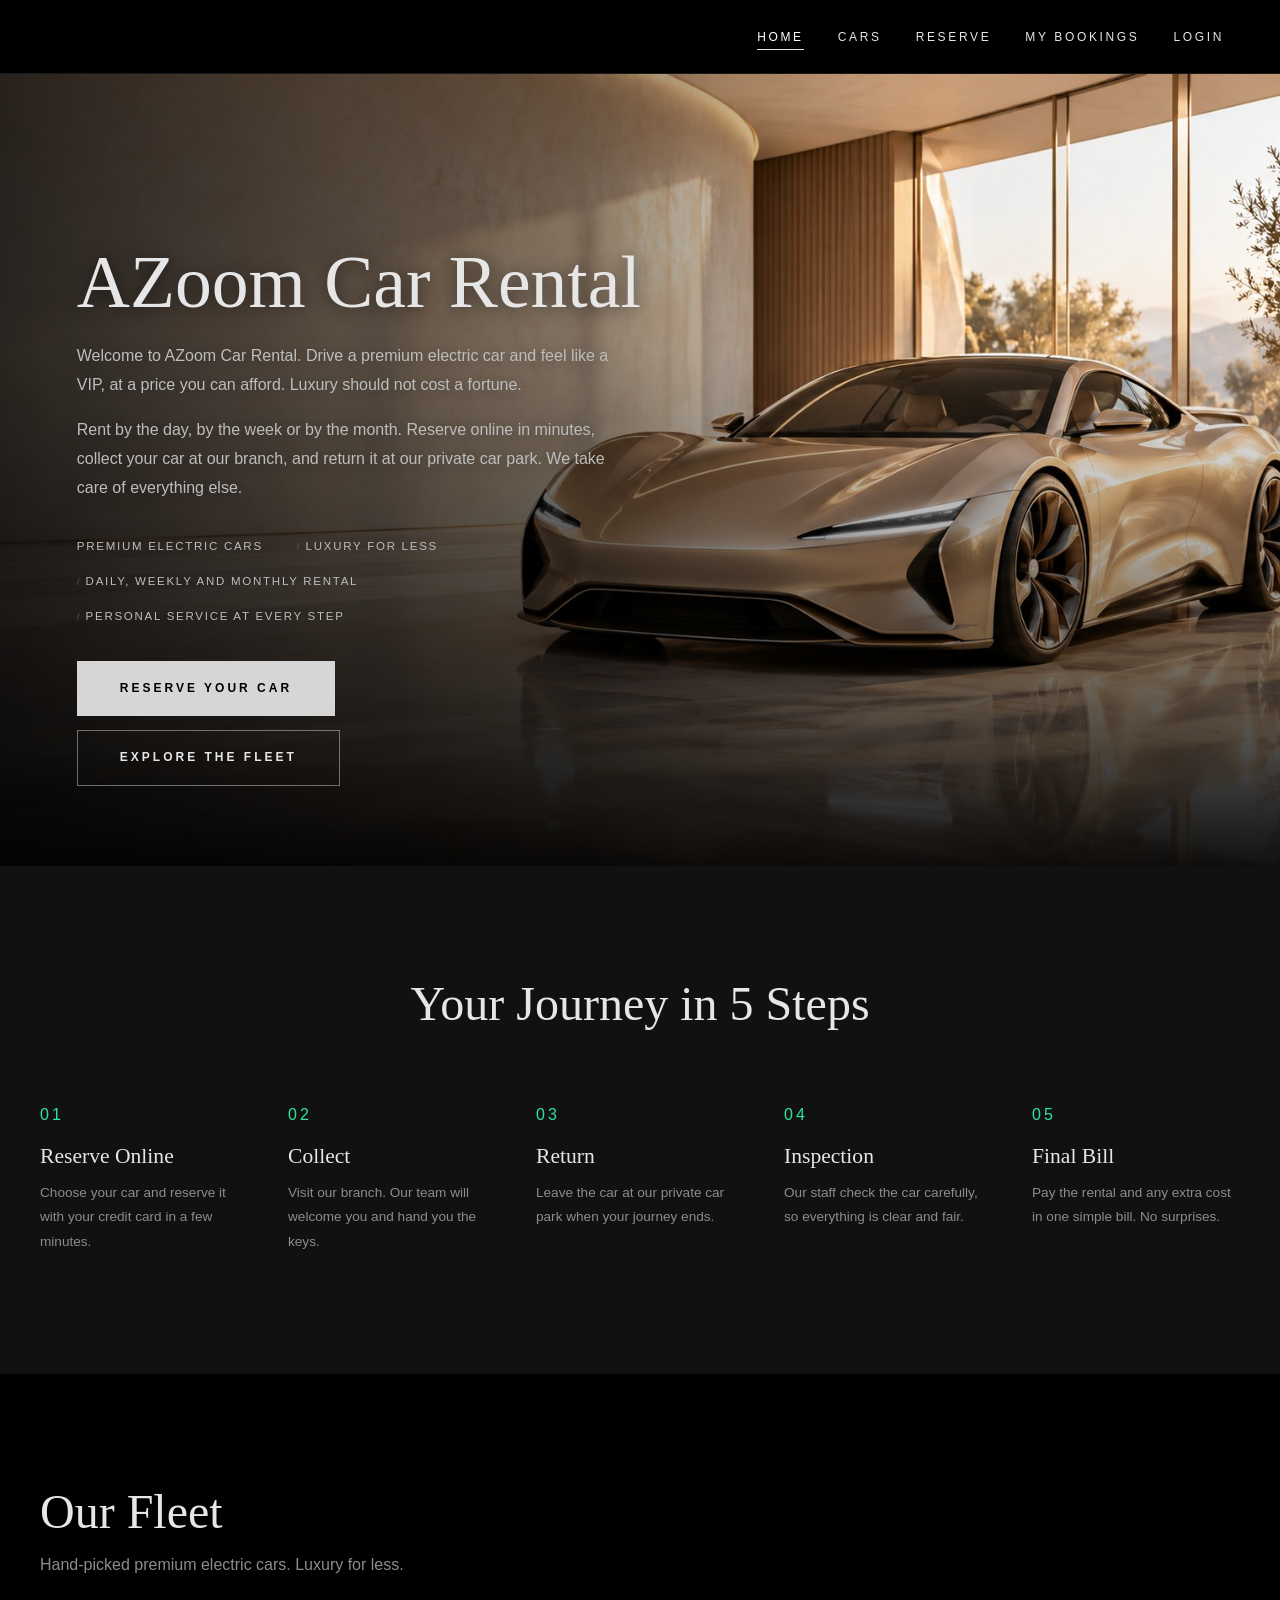
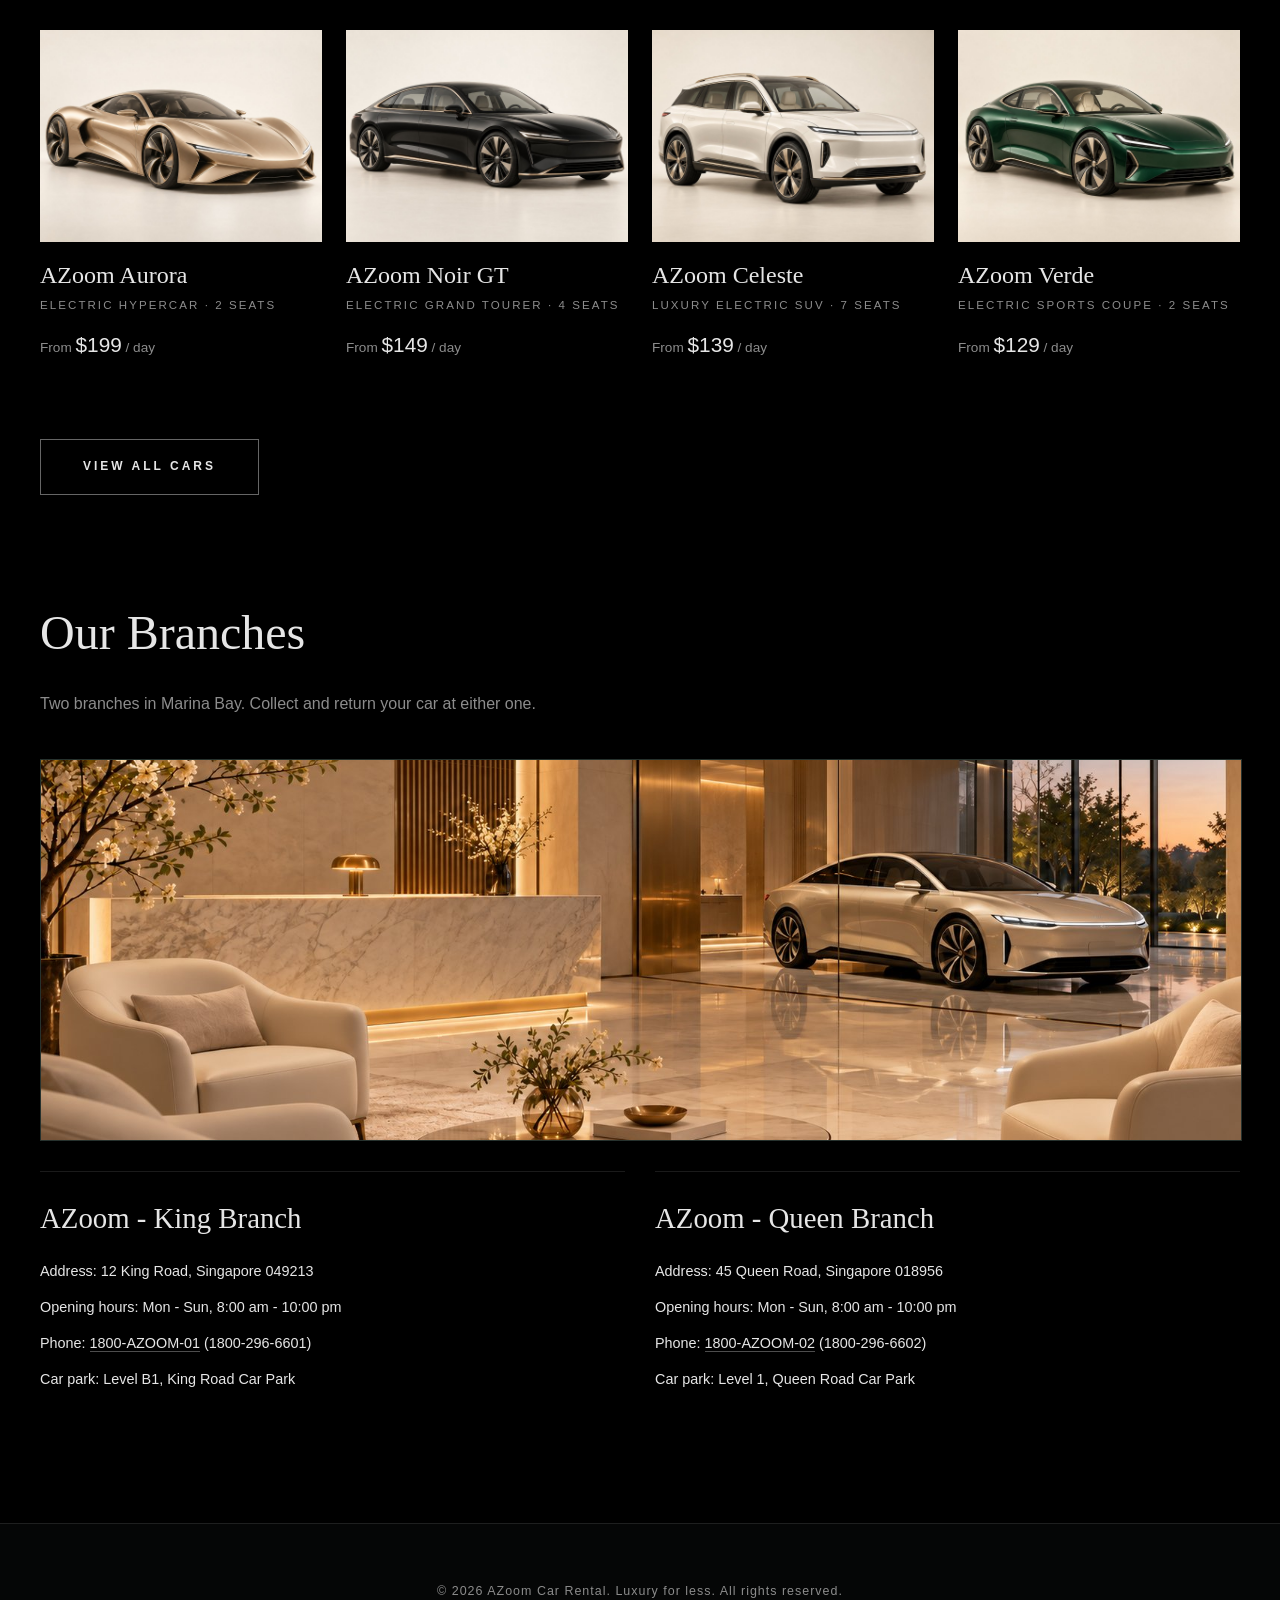
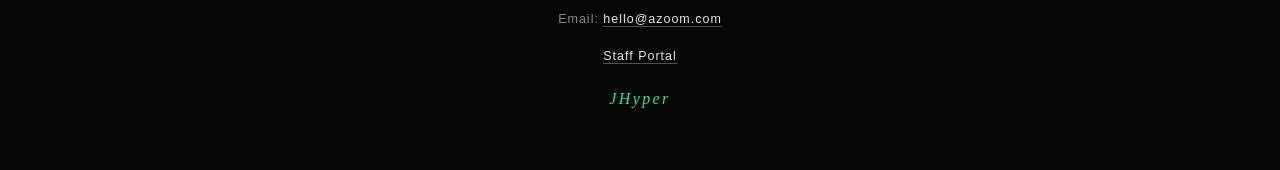
<file: index.html>
<!DOCTYPE html>
<html lang="en">
<head>
  <meta charset="UTF-8">
  <!-- viewport: makes the page scale correctly on mobile -->
  <meta name="viewport" content="width=device-width, initial-scale=1.0">
  <title>AZoom Car Rental</title>
  <!-- link the CSS file -->
  <link rel="stylesheet" href="css/style.css">
</head>
<body>

<header>
  <a href="index.html" class="logo"></a>
<nav>
<ul>
  <li><a href="index.html" class="Home active">Home</a></li>
  <li><a href="cars.html" class="Cars">Cars</a></li>
  <li><a href="reserve.html" class="Reserve">Reserve</a></li> 
  <li><a href="bookings.html" class="MyBookings">My Bookings</a></li> 
  <li><a href="login.html" class="Login">Login</a> </li>
</ul>
</nav>
</header>

  <main>
<section class="hero">
<h1>AZoom Car Rental</h1>
  <p>Welcome to AZoom Car Rental. Drive a premium electric car and feel like a VIP,
     at a price you can afford. Luxury should not cost a fortune.</p>
  <p>Rent by the day, by the week or by the month. Reserve online in minutes,
     collect your car at our branch, and return it at our private car park.
     We take care of everything else.</p>
  <ul class="hero-points">
    <li>Premium electric cars</li>
    <li>Luxury for less</li>
    <li>Daily, weekly and monthly rental</li>
    <li>Personal service at every step</li>
  </ul>
  <a href="reserve.html" class="btn">Reserve Your Car</a>
  <a href="cars.html" class="ViewCars">Explore the Fleet</a>
</section>

<section class="how-it-works">
  <h2 class="how-title">Your Journey in 5 Steps</h2>
  <ol class="steps">
    <li class="step">
      <span class="step-number">1</span>
      <h3 class="step-name">Reserve Online</h3>
      <p class="step-text">Choose your car and reserve it with your credit card in a few minutes.</p>
    </li>
    <li class="step">
      <span class="step-number">2</span>
      <h3 class="step-name">Collect</h3>
      <p class="step-text">Visit our branch. Our team will welcome you and hand you the keys.</p>
    </li>
    <li class="step">
      <span class="step-number">3</span>
      <h3 class="step-name">Return</h3>
      <p class="step-text">Leave the car at our private car park when your journey ends.</p>
    </li>
    <li class="step">
      <span class="step-number">4</span>
      <h3 class="step-name">Inspection</h3>
      <p class="step-text">Our staff check the car carefully, so everything is clear and fair.</p>
    </li>
    <li class="step">
      <span class="step-number">5</span>
      <h3 class="step-name">Final Bill</h3>
      <p class="step-text">Pay the rental and any extra cost in one simple bill. No surprises.</p>
    </li>
  </ol>
</section>

<section class="fleet">
  <h2 class="fleet-title">Our Fleet</h2>
  <p class="fleet-intro">Hand-picked premium electric cars. Luxury for less.</p>
  <div class="fleet-list">
    <div class="fleet-card">
      <img src="images/car-1.jpg" alt="AZoom Aurora, a champagne gold electric hypercar" class="fleet-img">
      <h3 class="fleet-name">AZoom Aurora</h3>
      <p class="fleet-type">Electric Hypercar · 2 seats</p>
      <p class="fleet-price">From <span class="price">$199</span> / day</p>
    </div>
    <div class="fleet-card">
      <img src="images/car-2.jpg" alt="AZoom Noir GT, a black electric grand tourer sedan" class="fleet-img">
      <h3 class="fleet-name">AZoom Noir GT</h3>
      <p class="fleet-type">Electric Grand Tourer · 4 seats</p>
      <p class="fleet-price">From <span class="price">$149</span> / day</p>
    </div>
    <div class="fleet-card">
      <img src="images/car-3.jpg" alt="AZoom Celeste, a pearl white luxury electric SUV" class="fleet-img">
      <h3 class="fleet-name">AZoom Celeste</h3>
      <p class="fleet-type">Luxury Electric SUV · 7 seats</p>
      <p class="fleet-price">From <span class="price">$139</span> / day</p>
    </div>
    <div class="fleet-card">
      <img src="images/car-4.jpg" alt="AZoom Verde, an emerald green electric coupe" class="fleet-img">
      <h3 class="fleet-name">AZoom Verde</h3>
      <p class="fleet-type">Electric Sports Coupe · 2 seats</p>
      <p class="fleet-price">From <span class="price">$129</span> / day</p>
    </div>
  </div>
  <a href="cars.html" class="ViewCars">View All Cars</a>
</section>

<section class="branches">
  <h2 class="branches-title">Our Branches</h2>
  <p class="branches-intro">Two branches in Marina Bay. Collect and return your car at either one.</p>
  <img src="images/branch.jpg" alt="The AZoom customer lounge at our branch" class="branches-img">
  <div class="branch">
    <h3 class="branch-name">AZoom - King Branch</h3>
    <address class="branch-address">Address: 12 King Road, Singapore 049213</address>
    <p class="branch-hours">Opening hours: Mon - Sun, 8:00 am - 10:00 pm</p>
    <p class="branch-phone">Phone: <a href="tel:18002966601" class="phone-link">1800-AZOOM-01</a> (1800-296-6601)</p>
    <p class="branch-carpark">Car park: Level B1, King Road Car Park</p>
  </div>
  <div class="branch">
    <h3 class="branch-name">AZoom - Queen Branch</h3>
    <address class="branch-address">Address: 45 Queen Road, Singapore 018956</address>
    <p class="branch-hours">Opening hours: Mon - Sun, 8:00 am - 10:00 pm</p>
    <p class="branch-phone">Phone: <a href="tel:18002966602" class="phone-link">1800-AZOOM-02</a> (1800-296-6602)</p>
    <p class="branch-carpark">Car park: Level 1, Queen Road Car Park</p>
  </div>
</section>

  </main>

  <footer class="footer">
    <p class="footer-copyright">&copy; 2026 AZoom Car Rental. Luxury for less. All rights reserved.</p>
    <p class="footer-email">Email: <a href="mailto:hello@azoom.com" class="email-link">hello@azoom.com</a></p>
    <p class="footer-staff"><a href="staff.html" class="staff-link">Staff Portal</a></p>
    <p class="JHyper">JHyper</p>
  </footer>

  <!-- load JS at the end of body so the page loads first -->
  <script src="js/data.js"></script>
</body>
</html>
</file>
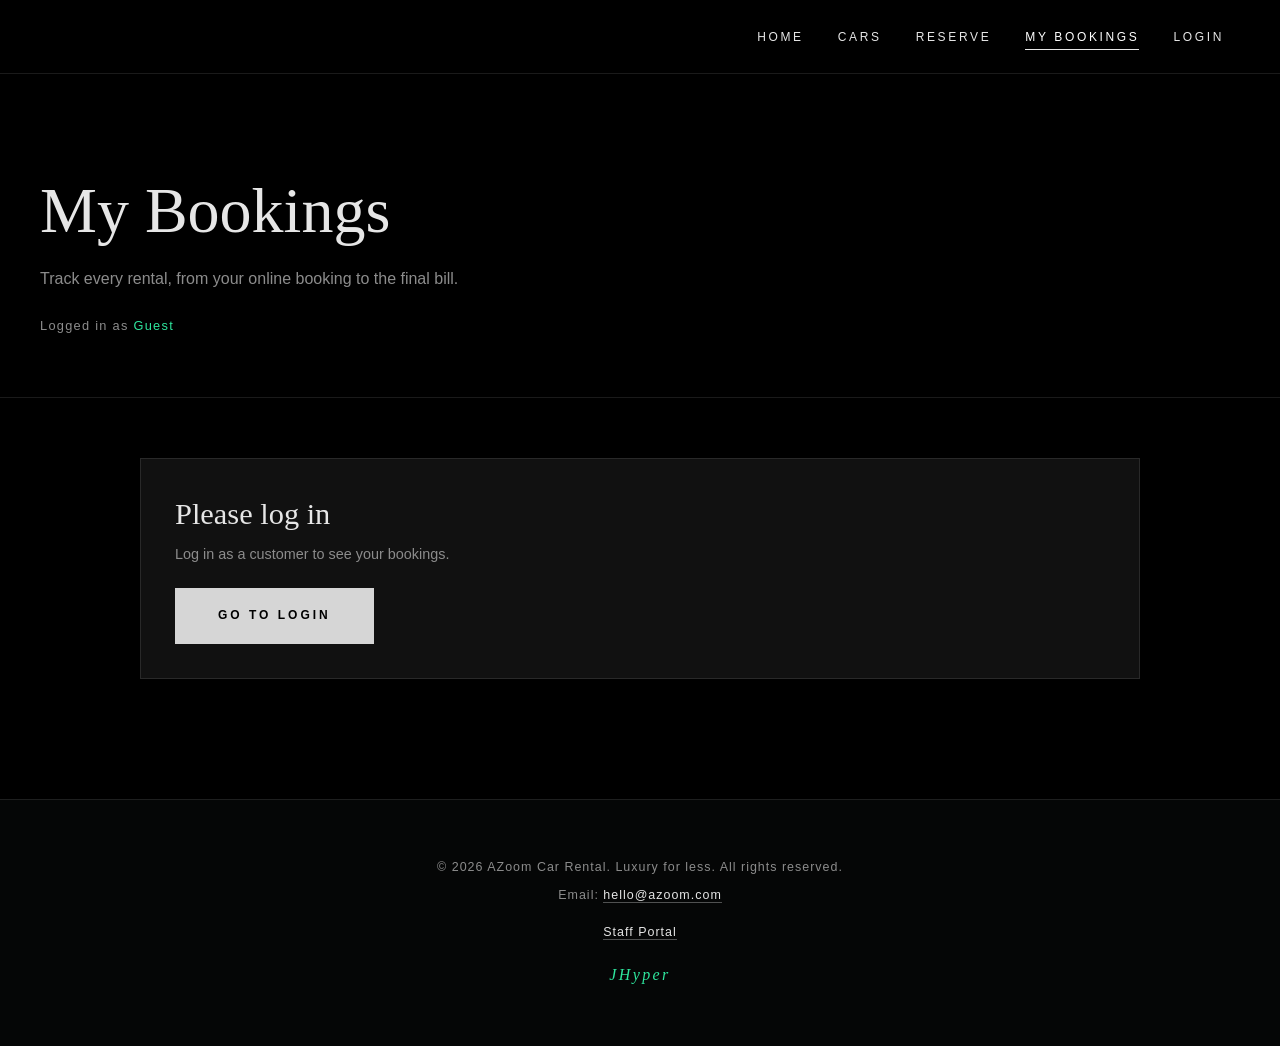
<file: bookings.html>
<!DOCTYPE html>
<html lang="en">
<head>
  <meta charset="UTF-8">
  <!-- viewport: makes the page scale correctly on mobile -->
  <meta name="viewport" content="width=device-width, initial-scale=1.0">
  <title>My Bookings | AZoom Car Rental</title>
  <link rel="stylesheet" href="css/style.css">
</head>
<body>

<header>
  <a href="index.html" class="logo"></a>
<nav>
<ul>
  <li><a href="index.html" class="Home">Home</a></li>
  <li><a href="cars.html" class="Cars">Cars</a></li>
  <li><a href="reserve.html" class="Reserve">Reserve</a></li>
  <li><a href="bookings.html" class="MyBookings active">My Bookings</a></li>
  <li><a href="login.html" class="Login">Login</a></li>
</ul>
</nav>
</header>

  <main>
<section class="page-hero">
  <h1 class="page-title">My Bookings</h1>
  <p class="page-intro">Track every rental, from your online booking to the final bill.</p>
  <p class="user-line">Logged in as <span id="user-name" class="user-name">Guest</span></p>
</section>

<section class="booking-section">
  <!-- the booking cards are added here by js/bookings.js -->
  <div id="booking-list" class="booking-list"></div>
</section>
  </main>

  <footer class="footer">
    <p class="footer-copyright">&copy; 2026 AZoom Car Rental. Luxury for less. All rights reserved.</p>
    <p class="footer-email">Email: <a href="mailto:hello@azoom.com" class="email-link">hello@azoom.com</a></p>
    <p class="footer-staff"><a href="staff.html" class="staff-link">Staff Portal</a></p>
    <p class="JHyper">JHyper</p>
  </footer>

  <!-- load JS at the end of body so the page loads first -->
  <script src="js/data.js"></script>
  <script src="js/bookings.js"></script>
</body>
</html>
</file>
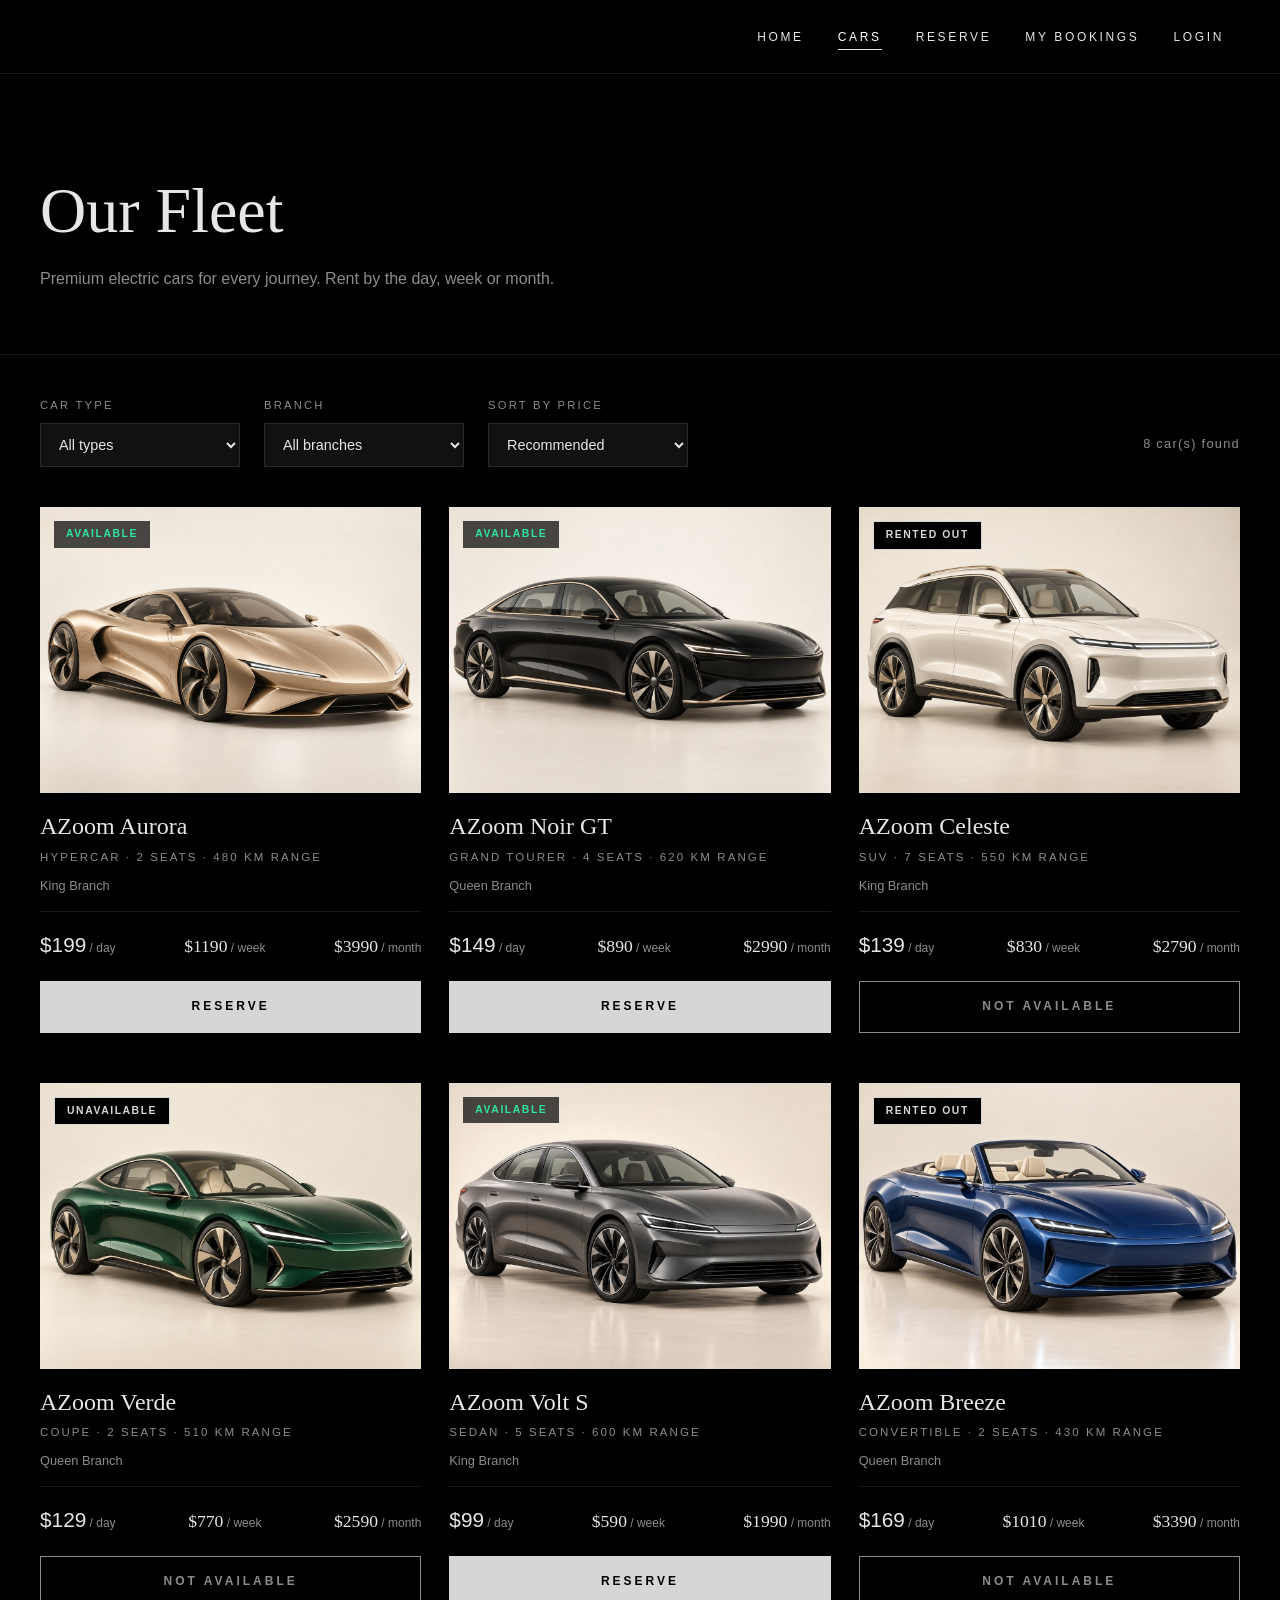
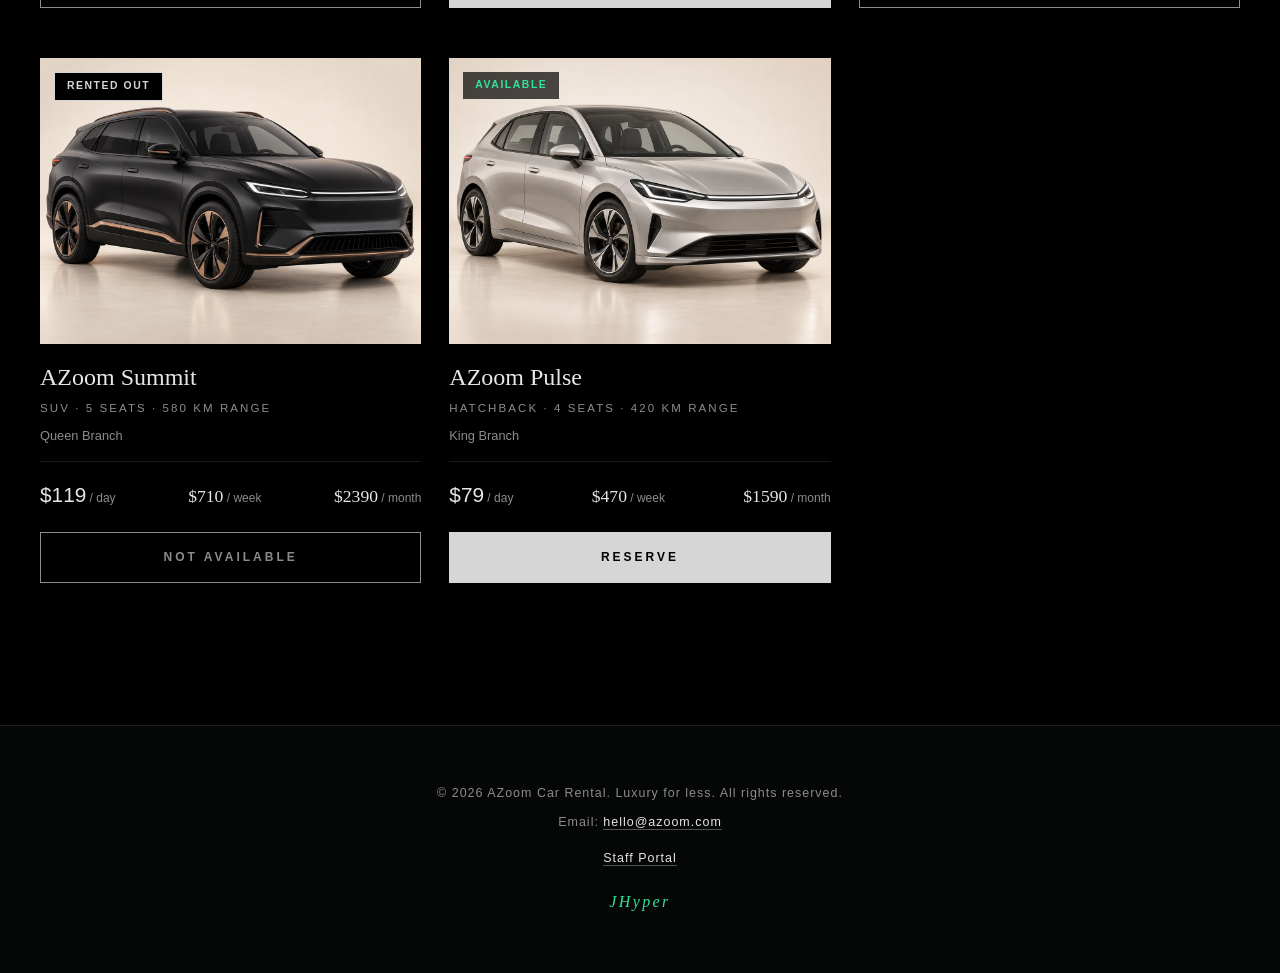
<file: cars.html>
<!DOCTYPE html>
<html lang="en">
<head>
  <meta charset="UTF-8">
  <!-- viewport: makes the page scale correctly on mobile -->
  <meta name="viewport" content="width=device-width, initial-scale=1.0">
  <title>Our Cars | AZoom Car Rental</title>
  <link rel="stylesheet" href="css/style.css">
</head>
<body>

<header>
  <a href="index.html" class="logo"></a>
<nav>
<ul>
  <li><a href="index.html" class="Home">Home</a></li>
  <li><a href="cars.html" class="Cars active">Cars</a></li>
  <li><a href="reserve.html" class="Reserve">Reserve</a></li>
  <li><a href="bookings.html" class="MyBookings">My Bookings</a></li>
  <li><a href="login.html" class="Login">Login</a></li>
</ul>
</nav>
</header>

  <main>
<section class="page-hero">
  <h1 class="page-title">Our Fleet</h1>
  <p class="page-intro">Premium electric cars for every journey. Rent by the day, week or month.</p>
</section>

<section class="filters">
  <div class="filter-item">
    <label for="type-filter" class="filter-label">Car type</label>
    <select id="type-filter" class="filter-select">
      <option value="all">All types</option>
    </select>
  </div>
  <div class="filter-item">
    <label for="branch-filter" class="filter-label">Branch</label>
    <select id="branch-filter" class="filter-select">
      <option value="all">All branches</option>
    </select>
  </div>
  <div class="filter-item">
    <label for="sort-select" class="filter-label">Sort by price</label>
    <select id="sort-select" class="filter-select">
      <option value="none">Recommended</option>
      <option value="low">Low to high</option>
      <option value="high">High to low</option>
    </select>
  </div>
  <p id="result-count" class="result-count"></p>
</section>

<section class="car-section">
  <!-- the car cards are added here by js/cars.js -->
  <div id="car-list" class="car-list"></div>
</section>
  </main>

  <footer class="footer">
    <p class="footer-copyright">&copy; 2026 AZoom Car Rental. Luxury for less. All rights reserved.</p>
    <p class="footer-email">Email: <a href="mailto:hello@azoom.com" class="email-link">hello@azoom.com</a></p>
    <p class="footer-staff"><a href="staff.html" class="staff-link">Staff Portal</a></p>
    <p class="JHyper">JHyper</p>
  </footer>

  <!-- load JS at the end of body so the page loads first -->
  <!-- data.js must come first, because cars.js uses the "cars" array -->
  <script src="js/data.js"></script>
  <script src="js/cars.js"></script>
</body>
</html>
</file>
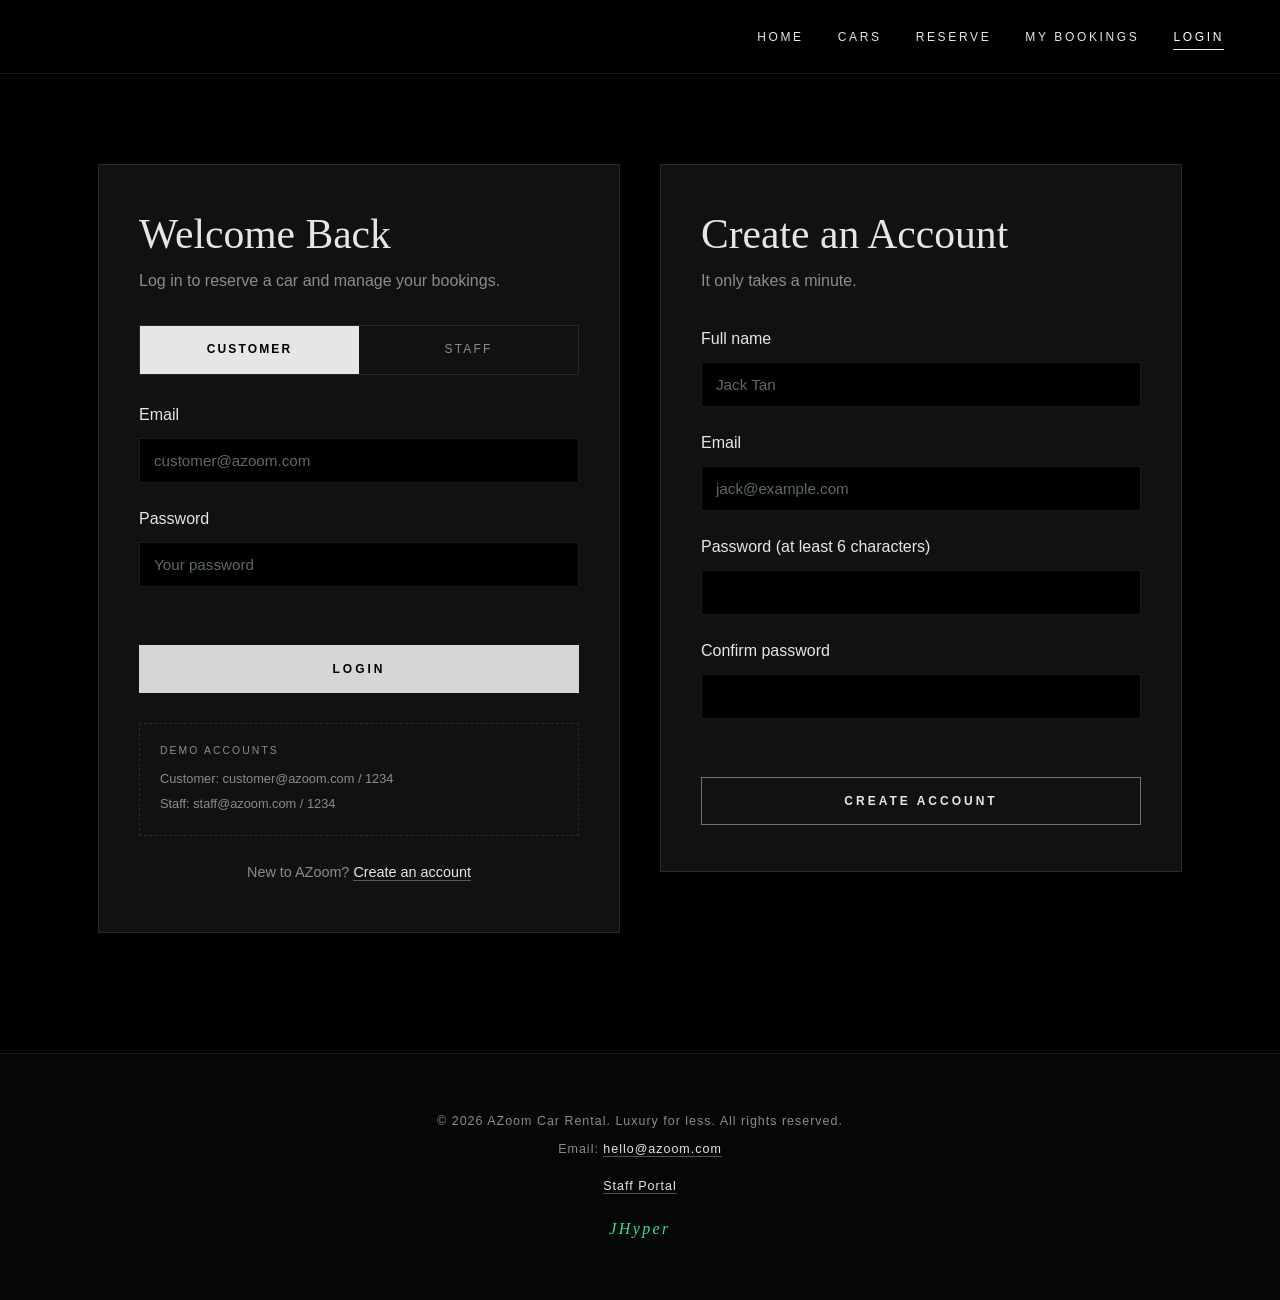
<file: login.html>
<!DOCTYPE html>
<html lang="en">
<head>
  <meta charset="UTF-8">
  <!-- viewport: makes the page scale correctly on mobile -->
  <meta name="viewport" content="width=device-width, initial-scale=1.0">
  <title>Login | AZoom Car Rental</title>
  <link rel="stylesheet" href="css/style.css">
</head>
<body>

<header>
  <a href="index.html" class="logo"></a>
<nav>
<ul>
  <li><a href="index.html" class="Home">Home</a></li>
  <li><a href="cars.html" class="Cars">Cars</a></li>
  <li><a href="reserve.html" class="Reserve">Reserve</a></li>
  <li><a href="bookings.html" class="MyBookings">My Bookings</a></li>
  <li><a href="login.html" class="Login active">Login</a></li>
</ul>
</nav>
</header>

  <main>
<section class="login-section">
  <div class="login-card">
    <h1 class="login-title">Welcome Back</h1>
    <p class="login-intro">Log in to reserve a car and manage your bookings.</p>

    <form id="login-form" class="login-form">
      <div class="role-switch">
        <label class="role-option">
          <input type="radio" name="role" value="customer" class="role-input" checked>
          <span class="role-text">Customer</span>
        </label>
        <label class="role-option">
          <input type="radio" name="role" value="staff" class="role-input">
          <span class="role-text">Staff</span>
        </label>
      </div>

      <div class="form-row">
        <label for="login-email" class="form-label">Email</label>
        <input type="email" id="login-email" class="form-input" placeholder="customer@azoom.com" required>
      </div>
      <div class="form-row">
        <label for="login-password" class="form-label">Password</label>
        <input type="password" id="login-password" class="form-input" placeholder="Your password" required>
      </div>

      <p id="login-error" class="form-error"></p>
      <button type="submit" class="btn form-submit">Login</button>
    </form>

    <div class="demo-box">
      <p class="demo-title">Demo accounts</p>
      <p class="demo-line">Customer: customer@azoom.com / 1234</p>
      <p class="demo-line">Staff: staff@azoom.com / 1234</p>
    </div>

    <p class="login-switch">New to AZoom? <a href="#register" class="text-link">Create an account</a></p>
  </div>

  <div id="register" class="login-card register-card">
    <h2 class="login-title">Create an Account</h2>
    <p class="login-intro">It only takes a minute.</p>
    <form id="register-form" class="login-form">
      <div class="form-row">
        <label for="reg-name" class="form-label">Full name</label>
        <input type="text" id="reg-name" class="form-input" placeholder="Jack Tan" required>
      </div>
      <div class="form-row">
        <label for="reg-email" class="form-label">Email</label>
        <input type="email" id="reg-email" class="form-input" placeholder="jack@example.com" required>
      </div>
      <div class="form-row">
        <label for="reg-password" class="form-label">Password (at least 6 characters)</label>
        <input type="password" id="reg-password" class="form-input" minlength="6" required>
      </div>
      <div class="form-row">
        <label for="reg-confirm" class="form-label">Confirm password</label>
        <input type="password" id="reg-confirm" class="form-input" minlength="6" required>
      </div>
      <p id="register-error" class="form-error"></p>
      <button type="submit" class="ViewCars form-submit">Create Account</button>
    </form>
  </div>
</section>
  </main>

  <footer class="footer">
    <p class="footer-copyright">&copy; 2026 AZoom Car Rental. Luxury for less. All rights reserved.</p>
    <p class="footer-email">Email: <a href="mailto:hello@azoom.com" class="email-link">hello@azoom.com</a></p>
    <p class="footer-staff"><a href="staff.html" class="staff-link">Staff Portal</a></p>
    <p class="JHyper">JHyper</p>
  </footer>

  <!-- load JS at the end of body so the page loads first -->
  <script src="js/data.js"></script>
  <script src="js/login.js"></script>
</body>
</html>
</file>
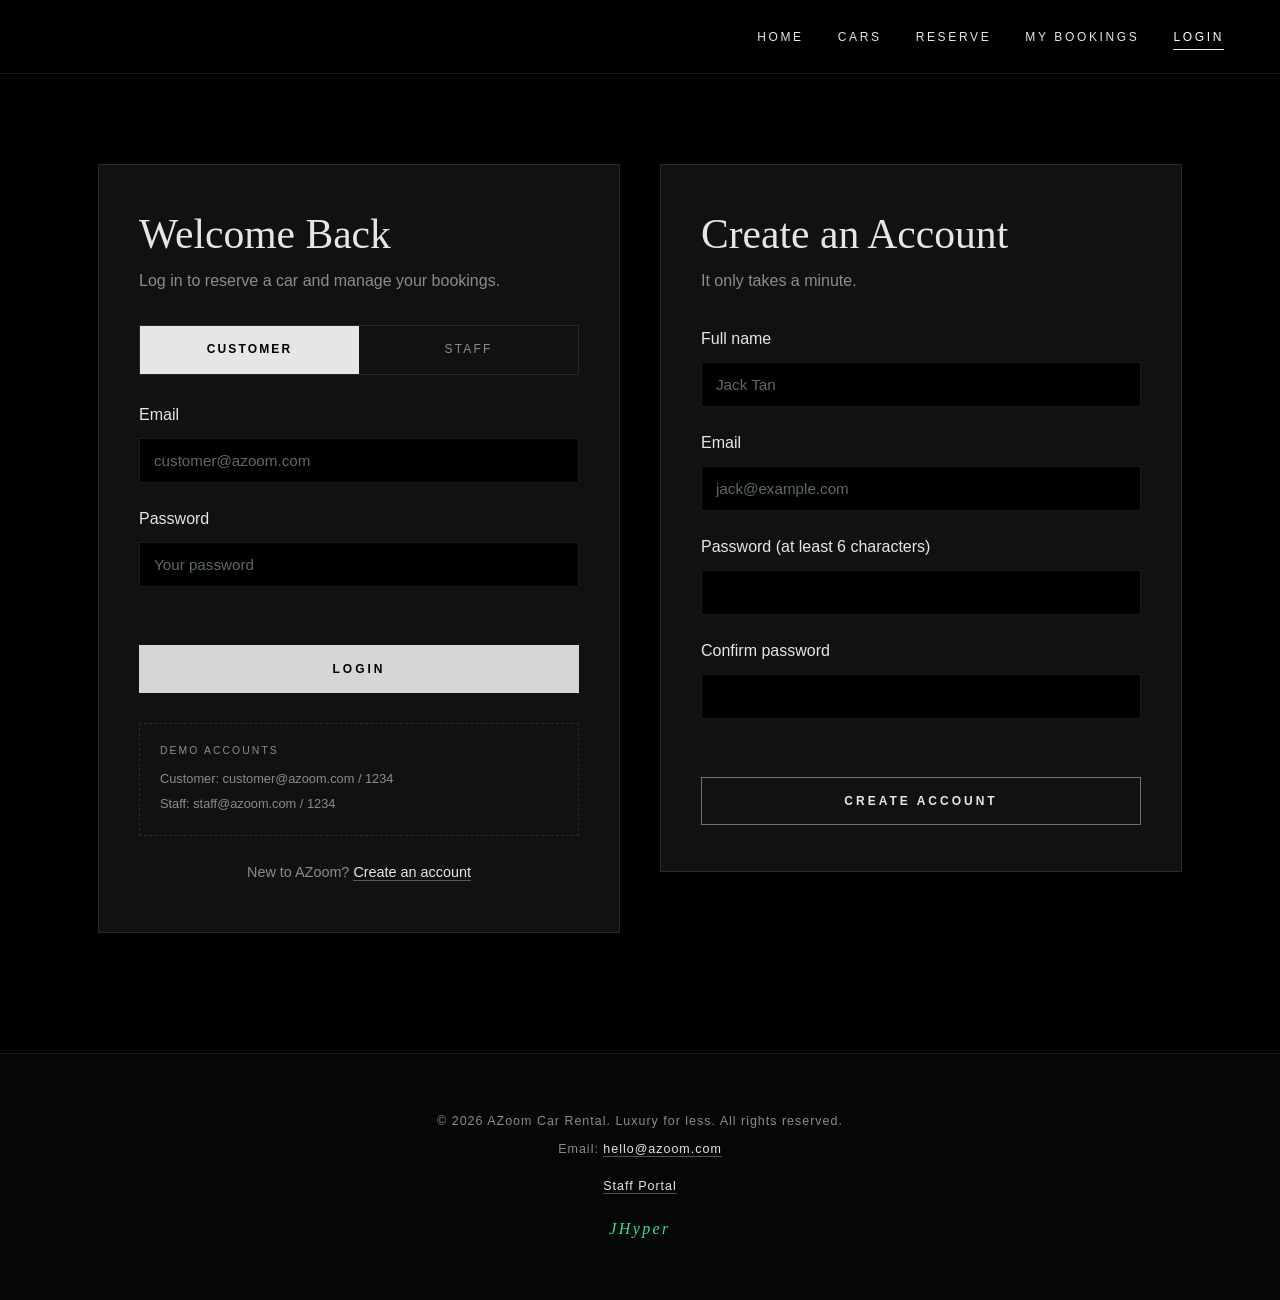
<file: reserve.html>
<!DOCTYPE html>
<html lang="en">
<head>
  <meta charset="UTF-8">
  <!-- viewport: makes the page scale correctly on mobile -->
  <meta name="viewport" content="width=device-width, initial-scale=1.0">
  <title>Reserve Your Car | AZoom Car Rental</title>
  <link rel="stylesheet" href="css/style.css">
</head>
<body>

<header>
  <a href="index.html" class="logo"></a>
<nav>
<ul>
  <li><a href="index.html" class="Home">Home</a></li>
  <li><a href="cars.html" class="Cars">Cars</a></li>
  <li><a href="reserve.html" class="Reserve active">Reserve</a></li>
  <li><a href="bookings.html" class="MyBookings">My Bookings</a></li>
  <li><a href="login.html" class="Login">Login</a></li>
</ul>
</nav>
</header>

  <main>
<section class="page-hero">
  <h1 class="page-title">Reserve Your Car</h1>
  <p class="page-intro">Four simple steps. Choose your car, pick your dates, tell us about the driver, and pay with your credit card.</p>
</section>

<section class="reserve-section">
  <form id="reserve-form" class="reserve-form">

    <fieldset class="form-block">
      <legend class="form-legend"><span class="form-step">01</span> Choose Your Car</legend>
      <div class="form-row">
        <label for="car-select" class="form-label">Car</label>
        <select id="car-select" class="form-input" required>
          <!-- the cars are added here by js/reserve.js -->
          <option value="">-- Please choose a car --</option>
        </select>
      </div>
    </fieldset>

    <fieldset class="form-block">
      <legend class="form-legend"><span class="form-step">02</span> Rental Details</legend>
      <div class="form-grid">
        <div class="form-row">
          <label for="pickup-branch" class="form-label">Pick-up branch</label>
          <select id="pickup-branch" class="form-input" required>
            <option value="">-- Choose a branch --</option>
            <option value="King Branch">AZoom - King Branch</option>
            <option value="Queen Branch">AZoom - Queen Branch</option>
          </select>
        </div>
        <div class="form-row">
          <label for="pickup-date" class="form-label">Pick-up date</label>
          <input type="date" id="pickup-date" class="form-input" required>
        </div>
      </div>

      <div class="form-row">
        <span class="form-label">Rental period</span>
        <div class="radio-group">
          <label class="radio-option">
            <input type="radio" name="period" value="day" class="radio-input" checked>
            <span class="radio-text">Daily</span>
          </label>
          <label class="radio-option">
            <input type="radio" name="period" value="week" class="radio-input">
            <span class="radio-text">Weekly</span>
          </label>
          <label class="radio-option">
            <input type="radio" name="period" value="month" class="radio-input">
            <span class="radio-text">Monthly</span>
          </label>
        </div>
      </div>

      <div class="form-grid">
        <div class="form-row">
          <label for="duration" class="form-label">How many (days / weeks / months)</label>
          <input type="number" id="duration" class="form-input" min="1" max="30" value="1" required>
        </div>
        <div class="form-row">
          <label for="return-carpark" class="form-label">Return car park</label>
          <select id="return-carpark" class="form-input" required>
            <option value="">-- Choose a car park --</option>
            <option value="King Road Car Park">Level B1, King Road Car Park</option>
            <option value="Queen Road Car Park">Level 1, Queen Road Car Park</option>
          </select>
        </div>
      </div>
    </fieldset>

    <fieldset class="form-block">
      <legend class="form-legend"><span class="form-step">03</span> Driver Details</legend>
      <div class="form-grid">
        <div class="form-row">
          <label for="full-name" class="form-label">Full name</label>
          <input type="text" id="full-name" class="form-input" placeholder="Jack Tan" required>
        </div>
        <div class="form-row">
          <label for="email" class="form-label">Email</label>
          <input type="email" id="email" class="form-input" placeholder="jack@example.com" required>
        </div>
        <div class="form-row">
          <label for="phone" class="form-label">Phone</label>
          <input type="tel" id="phone" class="form-input" placeholder="+65 9123 4567" required>
        </div>
        <div class="form-row">
          <label for="licence" class="form-label">Driving licence number</label>
          <input type="text" id="licence" class="form-input" placeholder="S1234567A" required>
        </div>
      </div>
    </fieldset>

    <fieldset class="form-block">
      <legend class="form-legend"><span class="form-step">04</span> Credit Card Payment</legend>
      <p class="form-note">We only accept credit cards. A refundable deposit of $500 is paid now together with your rental.</p>
      <p class="card-types">Visa · Mastercard · American Express</p>
      <div class="form-row">
        <label for="card-name" class="form-label">Name on card</label>
        <input type="text" id="card-name" class="form-input" placeholder="JACK TAN" required>
      </div>
      <div class="form-row">
        <label for="card-number" class="form-label">Card number</label>
        <input type="text" id="card-number" class="form-input" placeholder="1234 5678 9012 3456" maxlength="19" inputmode="numeric" required>
      </div>
      <div class="form-grid">
        <div class="form-row">
          <label for="card-expiry" class="form-label">Expiry date (MM/YY)</label>
          <input type="text" id="card-expiry" class="form-input" placeholder="08/29" maxlength="5" required>
        </div>
        <div class="form-row">
          <label for="card-cvv" class="form-label">CVV</label>
          <input type="password" id="card-cvv" class="form-input" placeholder="123" maxlength="4" inputmode="numeric" required>
        </div>
      </div>
      <label class="check-option">
        <input type="checkbox" id="terms" class="check-input" required>
        <span class="check-text">I agree to the rental terms. I will return the car to the chosen car park on time.</span>
      </label>
      <p id="form-error" class="form-error"></p>
    </fieldset>

    <button type="submit" class="btn form-submit">Confirm and Pay</button>
  </form>

  <aside class="summary">
    <h2 class="summary-title">Booking Summary</h2>
    <img src="images/car-1.jpg" alt="Your chosen car" id="summary-img" class="summary-img">
    <dl class="summary-list">
      <div class="summary-row"><dt>Car</dt><dd id="sum-car">-</dd></div>
      <div class="summary-row"><dt>Pick-up</dt><dd id="sum-branch">-</dd></div>
      <div class="summary-row"><dt>Date</dt><dd id="sum-date">-</dd></div>
      <div class="summary-row"><dt>Period</dt><dd id="sum-period">-</dd></div>
      <div class="summary-row"><dt>Return to</dt><dd id="sum-carpark">-</dd></div>
      <div class="summary-row"><dt>Rental cost</dt><dd id="sum-rental">$0</dd></div>
      <div class="summary-row"><dt>Deposit (refundable)</dt><dd id="sum-deposit">$500</dd></div>
      <div class="summary-row summary-total"><dt>Total to pay now</dt><dd id="sum-total">$500</dd></div>
    </dl>
    <p class="summary-note">Any damage found when you return the car will be added to your final bill.</p>
  </aside>
</section>

<!-- confirmation pop-up, shown by JavaScript after payment -->
<dialog id="confirm-dialog" class="modal">
  <h2 class="modal-title">Booking Confirmed</h2>
  <p class="modal-text">Thank you. Your booking number is <strong id="booking-ref" class="booking-ref">AZ-0000</strong>.</p>
  <p class="modal-text">Please bring your driving licence and the same credit card when you pick up the car.</p>
  <div class="modal-actions">
    <a href="bookings.html" class="btn">View My Bookings</a>
    <button type="button" id="close-dialog" class="ViewCars">Close</button>
  </div>
</dialog>
  </main>

  <footer class="footer">
    <p class="footer-copyright">&copy; 2026 AZoom Car Rental. Luxury for less. All rights reserved.</p>
    <p class="footer-email">Email: <a href="mailto:hello@azoom.com" class="email-link">hello@azoom.com</a></p>
    <p class="footer-staff"><a href="staff.html" class="staff-link">Staff Portal</a></p>
    <p class="JHyper">JHyper</p>
  </footer>

  <!-- load JS at the end of body so the page loads first -->
  <script src="js/data.js"></script>
  <script src="js/reserve.js"></script>
</body>
</html>
</file>
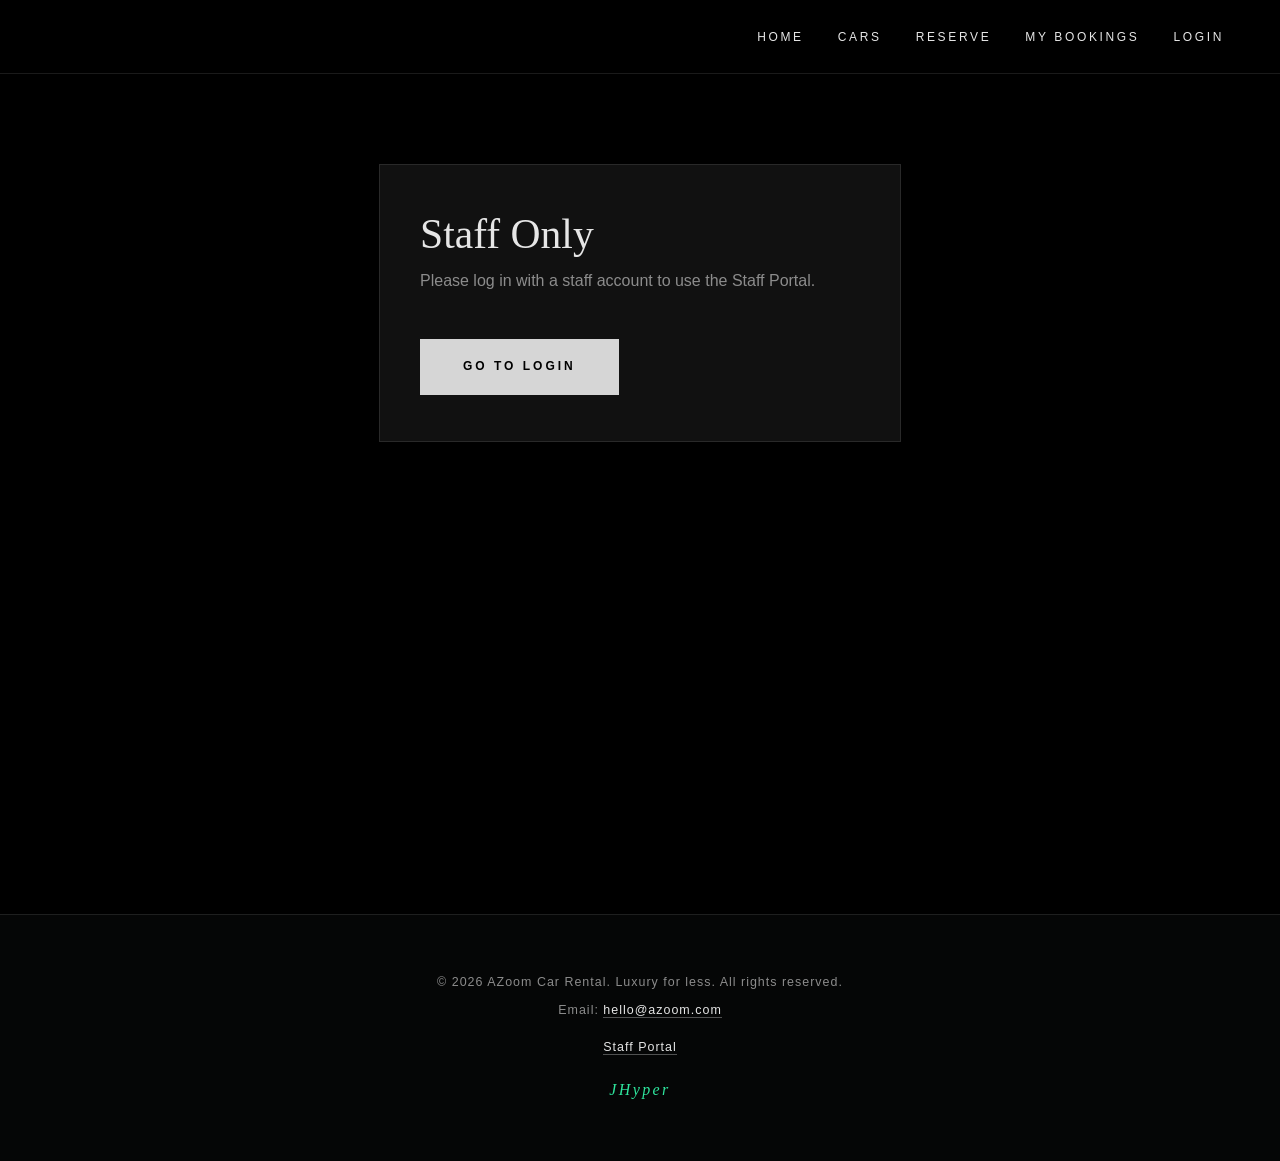
<file: staff.html>
<!DOCTYPE html>
<html lang="en">
<head>
  <meta charset="UTF-8">
  <!-- viewport: makes the page scale correctly on mobile -->
  <meta name="viewport" content="width=device-width, initial-scale=1.0">
  <title>Staff Portal | AZoom Car Rental</title>
  <link rel="stylesheet" href="css/style.css">
</head>
<body>

<header>
  <a href="index.html" class="logo"></a>
<nav>
<ul>
  <li><a href="index.html" class="Home">Home</a></li>
  <li><a href="cars.html" class="Cars">Cars</a></li>
  <li><a href="reserve.html" class="Reserve">Reserve</a></li>
  <li><a href="bookings.html" class="MyBookings">My Bookings</a></li>
  <li><a href="login.html" class="Login">Login</a></li>
</ul>
</nav>
</header>

  <main>
<section class="page-hero">
  <h1 class="page-title">Staff Portal</h1>
  <p class="page-intro">Hand over cars, inspect returned cars and create the final bill.</p>
  <p class="user-line">Logged in as <span id="staff-name" class="user-name">Staff</span></p>
</section>

<section class="stats">
  <div class="stat-card">
    <p class="stat-number">0</p>
    <p class="stat-label">Pick-ups today</p>
  </div>
  <div class="stat-card">
    <p class="stat-number">0</p>
    <p class="stat-label">Cars on the road</p>
  </div>
  <div class="stat-card stat-alert">
    <p class="stat-number">0</p>
    <p class="stat-label">Waiting for inspection</p>
  </div>
  <div class="stat-card">
    <p class="stat-number">0</p>
    <p class="stat-label">Cars available</p>
  </div>
</section>

<section class="staff-section">
  <h2 class="section-title">All Bookings</h2>
  <div class="table-box">
    <table class="booking-table">
      <thead>
        <tr>
          <th>Booking</th>
          <th>Customer</th>
          <th>Car</th>
          <th>Dates</th>
          <th>Status</th>
          <th>Action</th>
        </tr>
      </thead>
      <tbody id="staff-table-body">
        <!-- the rows are added here by js/staff.js -->
      </tbody>
    </table>
  </div>
</section>

<section class="staff-section">
  <h2 class="section-title">Fleet Status</h2>
  <p class="section-intro">Cars marked "Needs repair" or "Needs cleaning" after an inspection cannot be booked until they are marked ready.</p>
  <div class="table-box">
    <table class="booking-table">
      <thead>
        <tr>
          <th>Car</th>
          <th>Type</th>
          <th>Branch</th>
          <th>Status</th>
          <th>Action</th>
        </tr>
      </thead>
      <tbody id="fleet-table-body">
        <!-- the rows are added here by js/staff.js -->
      </tbody>
    </table>
  </div>
</section>

<section id="inspection" class="staff-section inspection-section">
  <h2 class="section-title">Inspect Returned Car</h2>
  <form id="inspection-form" class="inspection-form">

    <div class="form-grid">
      <div class="form-row">
        <label for="inspect-booking" class="form-label">Booking</label>
        <select id="inspect-booking" class="form-input" required>
          <option value="">-- Choose a returned car --</option>
        </select>
      </div>
      <div class="form-row">
        <label for="inspect-carpark" class="form-label">Found at car park</label>
        <select id="inspect-carpark" class="form-input" required>
          <option value="King Road Car Park">Level B1, King Road Car Park</option>
          <option value="Queen Road Car Park">Level 1, Queen Road Car Park</option>
        </select>
      </div>
      <div class="form-row">
        <label for="inspect-battery" class="form-label">Battery level (%)</label>
        <input type="number" id="inspect-battery" class="form-input" min="0" max="100" placeholder="65" required>
      </div>
      <div class="form-row">
        <label for="inspect-km" class="form-label">Distance driven (km)</label>
        <input type="number" id="inspect-km" class="form-input" min="0" placeholder="420" required>
      </div>
    </div>

    <fieldset class="damage-list">
      <legend class="form-label">Damage checklist</legend>
      <label class="damage-item">
        <input type="checkbox" class="check-input damage-check" value="150">
        <span class="damage-name">Scratch on body</span>
        <span class="damage-fee">$150</span>
      </label>
      <label class="damage-item">
        <input type="checkbox" class="check-input damage-check" value="400">
        <span class="damage-name">Dent on body</span>
        <span class="damage-fee">$400</span>
      </label>
      <label class="damage-item">
        <input type="checkbox" class="check-input damage-check" value="300">
        <span class="damage-name">Broken light or mirror</span>
        <span class="damage-fee">$300</span>
      </label>
      <label class="damage-item">
        <input type="checkbox" class="check-input damage-check" value="250">
        <span class="damage-name">Tyre or wheel damage</span>
        <span class="damage-fee">$250</span>
      </label>
      <label class="damage-item">
        <input type="checkbox" class="check-input damage-check" value="120">
        <span class="damage-name">Interior stain - cleaning needed</span>
        <span class="damage-fee">$120</span>
      </label>
      <label class="damage-item">
        <input type="checkbox" class="check-input damage-check" value="50">
        <span class="damage-name">Battery below 20%</span>
        <span class="damage-fee">$50</span>
      </label>
      <div class="damage-item">
        <label for="late-days" class="damage-name">Late return (days)</label>
        <input type="number" id="late-days" class="form-input late-input" min="0" value="0">
        <span class="damage-fee">$100 / day</span>
      </div>
    </fieldset>

    <div class="form-row">
      <label for="inspect-notes" class="form-label">Notes</label>
      <textarea id="inspect-notes" class="form-input" rows="3" placeholder="Small scratch on the rear left door."></textarea>
    </div>
    <div class="form-row">
      <label for="inspect-photos" class="form-label">Photos of damage (up to 3)</label>
      <input type="file" id="inspect-photos" class="form-input" accept="image/*" multiple>
    </div>
    <div class="form-row">
      <label for="car-status" class="form-label">Car status after inspection</label>
      <select id="car-status" class="form-input">
        <option value="available">Ready to rent again</option>
        <option value="repair">Needs repair</option>
        <option value="cleaning">Needs cleaning</option>
      </select>
    </div>

    <div class="extra-total">
      <span class="extra-label">Extra charges</span>
      <span id="extra-amount" class="price">$0</span>
    </div>
    <p id="inspect-message" class="form-error"></p>
    <button type="submit" class="btn form-submit">Save Inspection and Create Bill</button>
  </form>
</section>
  </main>

  <footer class="footer">
    <p class="footer-copyright">&copy; 2026 AZoom Car Rental. Luxury for less. All rights reserved.</p>
    <p class="footer-email">Email: <a href="mailto:hello@azoom.com" class="email-link">hello@azoom.com</a></p>
    <p class="footer-staff"><a href="staff.html" class="staff-link">Staff Portal</a></p>
    <p class="JHyper">JHyper</p>
  </footer>

  <!-- load JS at the end of body so the page loads first -->
  <script src="js/data.js"></script>
  <script src="js/staff.js"></script>
</body>
</html>
</file>
<file: css/style.css>
/* ===== AZoom Car Rental - Stylesheet (Black & silver, with a touch of electric green) ===== */

/* ---------- 1. Colour variables ---------- */

:root {
  --black: #000000;
  --black-2: #111111;
  --green: #0d1a15;
  --accent: #2ee59d;  /* page background - pure black like a showroom */
  --silver: #d6d6d6;  /* very dark green band (almost black) */
  --text: #e6e6e6;  /* silver - main buttons and fine details */
  --muted: #8c8c8c;  /* silver - main buttons and fine details */
  --line: rgba(255, 255, 255, 0.1);
  --serif: Didot, "Bodoni 72", "Bodoni MT", Georgia, "Times New Roman", serif;  /* light silver text */
  --sans: "Helvetica Neue", Helvetica, Arial, sans-serif;  /* grey text */
}

/* ---------- 2. Base page ---------- */

body {
  font-family: var(--sans);
  font-weight: 300;
  margin: 0;
  background-color: var(--black);
  color: var(--text);
  line-height: 1.8;
}

h1,
h2,
h3 {
  font-family: var(--serif);
  line-height: 1.15;
  color: var(--text);
  font-weight: 400;
  letter-spacing: 0;
}

/* ---------- 3. Header and navigation ---------- */

/* sticky header: the navigation bar stays at the top when you scroll */

header {
  position: sticky;
  top: 0;
  z-index: 100;
  display: flex;
  justify-content: space-between;
  align-items: center;
  padding: 22px 56px;
  -webkit-backdrop-filter: blur(10px);
  backdrop-filter: blur(10px);
  border-bottom: 1px solid var(--line);
  background-color: rgba(0, 0, 0, 0.8);
}

.logo {
  font-family: var(--serif);
  font-size: 1.7rem;
  font-weight: 600;
  letter-spacing: 0.12em;
  text-decoration: none;
  color: var(--text);
}

nav ul {
  display: flex;
  gap: 34px;
  list-style: none;
  margin: 0;
  padding: 0;
}

nav a {
  position: relative;
  color: var(--text);
  text-decoration: none;
  font-size: 0.75rem;
  font-weight: 500;
  letter-spacing: 0.22em;
  text-transform: uppercase;
  padding: 6px 0;
  transition: color 0.3s;
}

/* thin line that grows under the link */

nav a::after {
  content: "";
  position: absolute;
  left: 0;
  bottom: 0;
  width: 0;
  transition: width 0.4s ease;
  height: 1px;
  background-color: var(--text);
}

nav a:hover {
  color: #ffffff;
}

nav a:hover::after,
nav a.active::after {
  width: 100%;
}

/* the page you are on now */

nav a.active {
  color: #ffffff;
}

/* ---------- 4. Buttons ---------- */

.btn,
.ViewCars {
  display: inline-block;
  padding: 16px 42px;
  margin: 14px 12px 0 0;
  font-size: 0.75rem;
  font-weight: 600;
  letter-spacing: 0.25em;
  text-transform: uppercase;
  text-decoration: none;
  transition: all 0.4s ease;
}

/* main button: solid silver, turns white on hover */

.btn {
  border: 1px solid var(--silver);
  background-color: var(--silver);
  border-color: var(--silver);
  color: #000000;
}

.btn:hover {
  background-color: #ffffff;
  border-color: #ffffff;
  color: #000000;
}

/* second button: thin outline */

.ViewCars {
  background-color: transparent;
  border: 1px solid var(--accent);
  color: var(--text);
  border-color: rgba(255, 255, 255, 0.4);
}

.ViewCars:hover {
  background-color: transparent;
  border-color: var(--text);
  color: #ffffff;
}

/* ---------- 5. Hero (big banner) ---------- */

.hero {
  text-align: left;
  min-height: 88vh;
  box-sizing: border-box;
  display: flex;
  flex-direction: column;
  justify-content: flex-end;
  align-items: flex-start;
  padding: 0 6% 80px;
  border-bottom: none;
  background: linear-gradient(90deg, rgba(0, 0, 0, 0.8) 0%, rgba(0, 0, 0, 0.45) 45%, rgba(0, 0, 0, 0) 70%), linear-gradient(0deg, rgba(0, 0, 0, 0.92) 0%, rgba(0, 0, 0, 0.4) 35%, rgba(0, 0, 0, 0) 65%), url("../images/hero.jpg") center / cover no-repeat, var(--black);
}

.hero h1 {
  margin: 0 0 28px;
  animation: fadeUp 1.2s ease-out;
  font-size: 4.6rem;
  margin-bottom: 18px;
  text-shadow: 0 2px 18px rgba(0, 0, 0, 0.6);
}

.hero-points li + li::before {
  content: "/ ";
  color: #555555;
}

.hero p {
  margin: 0 0 16px;
  font-size: 1rem;
  animation: fadeUp 1.2s ease-out 0.2s both;
  color: #bdbdbd;
  max-width: 560px;
  text-shadow: 0 2px 18px rgba(0, 0, 0, 0.6);
}

.hero-points {
  list-style: none;
  padding: 0;
  max-width: 560px;
  display: flex;
  flex-wrap: wrap;
  gap: 14px 34px;
  animation: fadeUp 1.2s ease-out 0.4s both;
  margin: 18px 0 20px;
}

.hero-points li {
  font-size: 0.72rem;
  text-transform: uppercase;
  color: #bdbdbd;
  letter-spacing: 0.15em;
}

.hero-points li::before {
  color: var(--silver);
  font-size: 0.6rem;
  content: "";
}

.hero .btn,
.hero .ViewCars {
  animation: fadeUp 1.2s ease-out 0.6s both;
}

@keyframes fadeUp {
  from {
  opacity: 0;
  transform: translateY(24px);
  }
  to {
  opacity: 1;
  transform: translateY(0);
  }
}

/* ---------- 6. How it works (5 steps) ---------- */

.how-it-works {
  padding: 110px max(24px, calc((100% - 1200px) / 2));
  text-align: center;
  background-color: var(--black-2);  /* full width band, content stays max 1200px in the middle */
}

.how-title,
.fleet-title,
.branches-title {
  font-size: 3rem;
  margin: 0 0 60px;
}

.steps {
  list-style: none;
  padding: 0;
  margin: 0;
  display: grid;
  grid-template-columns: repeat(5, 1fr);
  border-top: 1px solid var(--line);
  border-bottom: 1px solid var(--line);
  border: none;
  gap: 40px;
}

.step {
  border-right: 1px solid var(--line);
  transition: background-color 0.4s;
  border: none;
  padding: 10px 0;
  text-align: left;
}

.step:last-child {
  border-right: none;
}

.step:hover {
  background-color: transparent;
}

.step-number {
  font-style: normal;
  font-size: 1rem;
  font-family: var(--sans);
  color: var(--accent);
  letter-spacing: 0.2em;
}

.step-name {
  margin: 14px 0 12px;
  font-size: 1.35rem;
}

.step-text {
  margin: 0;
  font-size: 0.85rem;
  color: var(--muted);
}

.step-number::before {
  content: "0";
}

/* ---------- 7. Fleet (car photos) ---------- */

.fleet {
  max-width: 1200px;
  margin: 0 auto;
  padding: 110px 24px;
  text-align: left;
}

.fleet-title {
  margin-bottom: 12px;
}

.fleet-intro {
  color: var(--muted);
  margin: 0 0 50px;
}

.fleet-list {
  display: grid;
  grid-template-columns: repeat(4, 1fr);
  gap: 24px;
  margin-bottom: 40px;
}

.fleet-card {
  overflow: hidden;
  transition: border-color 0.4s, transform 0.4s;
  background-color: transparent;
  border: none;
}

.fleet-card:hover {
  transform: none;
  border-color: transparent;
}

.fleet-img {
  display: block;
  width: 100%;
  aspect-ratio: 4 / 3;
  object-fit: cover;
  background-color: var(--green);
  transition: transform 0.6s;
}

.fleet-card:hover .fleet-img {
  transform: scale(1.05);
}

.fleet-name {
  font-size: 1.5rem;
  margin: 20px 0 6px;
}

.fleet-type {
  margin: 0;
  font-size: 0.72rem;
  letter-spacing: 0.18em;
  text-transform: uppercase;
  color: var(--muted);
}

.fleet-price {
  margin: 10px 0 22px;
  font-size: 0.85rem;
  color: var(--muted);
}

.price {
  font-family: var(--sans);
  font-size: 1.3rem;
  color: var(--text);
}

/* ---------- 8. Branches ---------- */

.branches {
  max-width: 1200px;
  margin: 0 auto;
  padding: 0 24px 120px;
  display: grid;
  grid-template-columns: 1fr 1fr;
  gap: 30px;
}

/* title, intro and photo go across both columns */

.branches-title,
.branches-intro,
.branches-img {
  grid-column: 1 / -1;
  text-align: left;
}

.branches-title {
  margin-bottom: 0;
}

.branches-intro {
  color: var(--muted);
  margin: 0 0 10px;
}

.branches-img {
  width: 100%;
  height: 380px;
  object-fit: cover;
  border: 1px solid var(--line);
  background-color: var(--green);
}

.branch {
  transition: border-color 0.4s, transform 0.4s;
  border: none;
  border-top: 1px solid var(--line);
  background-color: transparent;
  padding: 30px 0 0;
}

.branch:hover {
  border-color: var(--accent);
  border-top-color: var(--silver);
  transform: none;
}

.branch-name {
  margin: 0 0 24px;
  font-size: 1.8rem;
  color: var(--text);
}

.branch-address {
  font-style: normal;
}

.branch-address,
.branch-hours,
.branch-phone,
.branch-carpark {
  margin: 10px 0;
  font-size: 0.9rem;
}

.phone-link,
.email-link {
  color: var(--text);
  text-decoration: none;
  border-bottom: 1px solid rgba(255, 255, 255, 0.3);
  transition: border-color 0.3s;
}

.phone-link:hover,
.email-link:hover {
  border-color: var(--silver);
}

/* ---------- 9. Footer ---------- */

.footer {
  background-color: #050606;
  border-top: 1px solid var(--line);
  text-align: center;
  padding: 50px 24px;
  font-size: 0.78rem;
  letter-spacing: 0.08em;
  color: var(--muted);
}

.footer p {
  margin: 6px 0;
}

.JHyper {
  font-family: var(--serif);
  font-style: italic;
  font-size: 1rem;
  color: var(--accent);
  letter-spacing: 0.15em;
  margin-top: 18px !important;
}

/* =====================================================
   Inner pages (cars, reserve, bookings, login, staff)
   ===================================================== */

/* ---------- 10. Page title area ---------- */

.page-hero {
  padding: 100px max(24px, calc((100% - 1200px) / 2)) 60px;
  background: var(--black);
  border-bottom: 1px solid var(--line);
}

.page-title {
  margin: 0 0 18px;
  animation: fadeUp 1s ease-out;
  font-size: 4rem;
}

.page-intro {
  max-width: 560px;
  margin: 0;
  color: var(--muted);
  animation: fadeUp 1s ease-out 0.2s both;
}

/* ---------- 11. Filter bar ---------- */

.filters {
  max-width: 1200px;
  margin: 0 auto;
  padding: 40px 24px 10px;
  display: flex;
  flex-wrap: wrap;
  align-items: flex-end;
  gap: 24px;
}

.filter-item {
  display: flex;
  flex-direction: column;
  gap: 8px;
}

.filter-label,
.extra-label {
  font-size: 0.7rem;
  letter-spacing: 0.2em;
  text-transform: uppercase;
  color: var(--muted);
}

.filter-select {
  min-width: 200px;
  padding: 12px 14px;
  font-family: var(--sans);
  font-size: 0.9rem;
  color: var(--text);
  background-color: var(--black-2);
  border: 1px solid var(--line);
  border-radius: 0;
  cursor: pointer;
  transition: border-color 0.3s;
}

.filter-select:hover,
.filter-select:focus {
  border-color: var(--accent);
  outline: none;
}

.result-count {
  margin: 0 0 12px auto;
  font-size: 0.8rem;
  letter-spacing: 0.1em;
  color: var(--muted);
}

/* ---------- 12. Car cards (re-use the fleet card look) ---------- */

.car-section {
  max-width: 1200px;
  margin: 0 auto;
  padding: 30px 24px 120px;
}

.car-list {
  display: grid;
  grid-template-columns: repeat(3, 1fr);
  gap: 28px;
}

.car-card {
  display: flex;
  flex-direction: column;
  animation: fadeUp 0.6s ease-out both;
}

.car-img-box {
  position: relative;
  overflow: hidden;
}

.badge {
  position: absolute;
  top: 14px;
  left: 14px;
  padding: 4px 12px;
  font-size: 0.65rem;
  font-weight: 600;
  letter-spacing: 0.15em;
  text-transform: uppercase;
}

.badge-available {
  background-color: rgba(0, 0, 0, 0.7);
  color: var(--accent);
}

.badge-booked {
  background-color: var(--black);
  color: var(--silver);
  border: 1px solid var(--silver);
}

.car-branch {
  margin: 6px 0 0;
  font-size: 0.8rem;
  color: var(--muted);
}

.car-prices {
  list-style: none;
  margin: 14px 0 0;
  padding: 14px 0 0;
  border-top: 1px solid var(--line);
  display: flex;
  justify-content: space-between;
  align-items: baseline;
  font-size: 0.75rem;
  color: var(--muted);
}

.price-small {
  font-family: var(--serif);
  font-size: 1.1rem;
  color: var(--text);
}

.car-action {
  margin: auto 0 22px;
  padding-top: 18px;
}

.car-action .btn {
  display: block;
  margin: 0;
  padding: 14px;
  text-align: center;
}

.btn-disabled,
.btn-disabled:hover {
  background-color: transparent;
  border-color: var(--muted);
  color: var(--muted);
  cursor: not-allowed;
}

.no-result {
  grid-column: 1 / -1;
  text-align: center;
  padding: 60px 0;
  color: var(--muted);
}

/* ---------- 13. Forms (shared by reserve, login, bookings, staff) ---------- */

.form-row {
  display: flex;
  flex-direction: column;
  gap: 8px;
  margin-bottom: 22px;
}

.form-grid {
  display: grid;
  grid-template-columns: 1fr 1fr;
  gap: 0 24px;
}

.form-input {
  width: 100%;
  box-sizing: border-box;
  padding: 13px 14px;
  font-family: var(--sans);
  font-size: 0.95rem;
  color: var(--text);
  background-color: var(--black);
  border: 1px solid var(--line);
  border-radius: 0;
  transition: border-color 0.3s, box-shadow 0.3s;
}

.form-input::placeholder {
  color: #5d6a64;
}

.form-input:hover {
  border-color: rgba(46, 229, 157, 0.5);
}

.form-success {
  color: var(--accent);
}

/* green glow when the user is typing in a box */

.form-input:focus {
  outline: none;
  border-color: var(--accent);
  box-shadow: 0 0 0 3px rgba(46, 229, 157, 0.15);
}

/* silver border when the value is wrong (after the user typed something) */

.form-input:user-invalid {
  border-color: var(--silver);
}

/* make the date picker icon visible on a dark background */

.form-input::-webkit-calendar-picker-indicator {
  filter: invert(0.8);
  cursor: pointer;
}

textarea.form-input {
  resize: vertical;
}

.form-note,
.action-hint {
  margin: 0 0 6px;
  color: var(--muted);
  font-size: 0.9rem;
}

.card-types {
  margin: 0 0 22px;
  font-size: 0.7rem;
  letter-spacing: 0.2em;
  text-transform: uppercase;
  color: var(--muted);
}

.form-error {
  min-height: 1.2em;
  margin: 0 0 10px;
  font-size: 0.85rem;
  color: var(--silver);
}

.form-submit {
  width: 100%;
  margin: 10px 0 0;
  cursor: pointer;
  font-family: var(--sans);
}

/* radio buttons that look like buttons (Daily / Weekly / Monthly) */

.radio-group,
.role-switch {
  display: flex;
  gap: 0;
  border: 1px solid var(--line);
}

.radio-option,
.role-option {
  flex: 1;
  cursor: pointer;
}

.radio-input,
.role-input {
  position: absolute;
  opacity: 0;
}

.radio-text,
.role-text {
  display: block;
  padding: 13px 10px;
  text-align: center;
  font-size: 0.75rem;
  letter-spacing: 0.18em;
  text-transform: uppercase;
  color: var(--muted);
  transition: background-color 0.3s, color 0.3s;
}

.radio-option:hover .radio-text,
.role-option:hover .role-text {
  color: var(--accent);
}

/* the chosen option */

.radio-input:checked + .radio-text,
.role-input:checked + .role-text {
  font-weight: 600;
  background-color: var(--text);
  color: #000000;
}

.radio-input:focus-visible + .radio-text,
.role-input:focus-visible + .role-text {
  outline: 2px solid var(--silver);
}

/* checkbox with text */

.check-option {
  display: flex;
  align-items: flex-start;
  gap: 12px;
  margin: 8px 0 14px;
  cursor: pointer;
  font-size: 0.9rem;
}

.check-input {
  width: 18px;
  height: 18px;
  margin: 3px 0 0;
  accent-color: var(--accent);
  flex-shrink: 0;
  cursor: pointer;
}

/* ---------- 14. Reserve page ---------- */

.reserve-section {
  max-width: 1200px;
  margin: 0 auto;
  padding: 60px 24px 120px;
  display: grid;
  grid-template-columns: 1fr 380px;
  gap: 40px;
  align-items: start;
}

.form-block {
  margin: 0 0 30px;
  padding: 34px 34px 14px;
  background-color: var(--black-2);
  border: 1px solid var(--line);
}

.form-legend {
  padding: 0 12px;
  margin-left: -12px;
  font-family: var(--serif);
  font-size: 1.6rem;
  color: var(--text);
}

.form-step {
  font-style: italic;
  color: var(--muted);
  margin-right: 8px;
}

.summary {
  position: sticky;
  top: 110px;
  padding: 30px;
  border: 1px solid var(--line);
  background-color: var(--black-2);  /* stays on screen while the form scrolls */
  border-top: 1px solid var(--line);
}

.summary-title {
  font-size: 1.8rem;
  margin: 0 0 20px;
}

.summary-img {
  display: block;
  width: 100%;
  aspect-ratio: 4 / 3;
  object-fit: cover;
  background-color: var(--black);
  margin-bottom: 18px;
}

.summary-list {
  margin: 0;
}

.summary-row {
  display: flex;
  justify-content: space-between;
  gap: 12px;
  padding: 9px 0;
  border-bottom: 1px solid var(--line);
  font-size: 0.85rem;
}

.summary-row dt {
  color: #a9bdb3;
}

.summary-row dd {
  margin: 0;
  text-align: right;
}

.summary-total {
  border-bottom: none;
  padding-top: 16px;
}

.summary-total dt {
  color: var(--text);
  font-weight: 600;
}

.summary-total dd {
  font-family: var(--serif);
  font-size: 1.8rem;
  color: var(--text);
}

.summary-note {
  margin: 14px 0 0;
  font-size: 0.78rem;
  color: #a9bdb3;
}

/* pop-up window (dialog) */

.modal {
  max-width: 460px;
  padding: 40px;
  background-color: var(--black-2);
  color: var(--text);
  border: 1px solid var(--accent);
  text-align: center;
}

.modal::backdrop {
  background-color: rgba(0, 0, 0, 0.75);
  -webkit-backdrop-filter: blur(4px);
  backdrop-filter: blur(4px);
}

.modal-title {
  font-size: 2.2rem;
  margin: 0 0 16px;
  color: var(--accent);
}

.modal-text {
  color: var(--muted);
}

.booking-ref {
  color: var(--accent);
  letter-spacing: 0.1em;
}

.modal-actions {
  display: flex;
  flex-wrap: wrap;
  justify-content: center;
  gap: 10px;
  margin-top: 24px;
}

.modal-actions .btn,
.modal-actions .ViewCars {
  margin: 0;
  cursor: pointer;
  font-family: var(--sans);
}

/* ---------- 15. My Bookings page ---------- */

.user-line {
  margin: 20px 0 0;
  font-size: 0.8rem;
  letter-spacing: 0.1em;
  color: var(--muted);
}

.user-name {
  color: var(--accent);
}

.booking-section {
  max-width: 1000px;
  margin: 0 auto;
  padding: 60px 24px 120px;
  display: flex;
  flex-direction: column;
  gap: 30px;
}

.booking-card {
  padding: 34px;
  background-color: var(--black-2);
  border: 1px solid var(--line);
  animation: fadeUp 0.6s ease-out both;
  border-left: 1px solid var(--line);
}

.booking-done {
  border-left-color: var(--muted);
  opacity: 0.75;
}

.booking-head {
  display: flex;
  align-items: center;
  gap: 24px;
}

.booking-img {
  width: 160px;
  aspect-ratio: 4 / 3;
  object-fit: cover;
  background-color: var(--green);
}

.booking-info .booking-ref {
  margin: 0;
  font-size: 0.75rem;
}

.booking-car {
  margin: 4px 0 10px;
  font-size: 1.9rem;
}

.status-cancelled {
  color: #6a6a6a;
}

.booking-list {
  display: flex;
  flex-direction: column;
  gap: 30px;
}

.booking-card .btn,
.booking-card .ViewCars {
  cursor: pointer;
  font-family: var(--sans);
}

.return-form {
  display: flex;
  flex-direction: column;
  align-items: flex-start;
}

.bill-photos {
  display: flex;
  flex-wrap: wrap;
  gap: 10px;
  margin-top: 14px;
}

.bill-photo {
  display: block;
  width: 120px;
  aspect-ratio: 4 / 3;
  object-fit: cover;
  border: 1px solid var(--line);
}

/* coloured status labels */

.status {
  display: inline-block;
  padding: 4px 12px;
  font-size: 0.65rem;
  font-weight: 600;
  letter-spacing: 0.15em;
  text-transform: uppercase;
  border: 1px solid;
}

.status-reserved {
  color: var(--accent);
}

.status-rented {
  color: #6fb7ff;
}

.status-returned {
  color: #ffd166;
}

.status-bill {
  color: var(--silver);
}

.status-paid {
  color: var(--muted);
}

/* progress line: Reserved > Picked Up > Returned > Inspected > Paid */

.tracker {
  list-style: none;
  display: flex;
  margin: 30px 0;
  padding: 0;
}

.track-step {
  flex: 1;
  position: relative;
  padding-top: 22px;
  font-size: 0.65rem;
  letter-spacing: 0.12em;
  text-transform: uppercase;
  color: #5d6a64;
  text-align: center;
}

/* the dot */

.track-step::before {
  content: "";
  position: absolute;
  top: 0;
  left: 50%;
  width: 12px;
  height: 12px;
  margin-left: -6px;
  border-radius: 50%;
  background-color: var(--black);
  border: 2px solid #3a4540;
  z-index: 1;
}

/* the line between dots */

.track-step::after {
  content: "";
  position: absolute;
  top: 6px;
  left: -50%;
  width: 100%;
  height: 2px;
  background-color: #3a4540;
}

.track-step:first-child::after {
  display: none;
}

.track-step.done {
  color: var(--accent);
}

.track-step.done::before {
  background-color: var(--accent);
  border-color: var(--accent);
}

.track-step.done::after,
.track-step.current::after {
  background-color: var(--accent);
}

.track-step.current {
  color: var(--silver);
  font-weight: 600;
}

.track-step.current::before {
  border-color: var(--silver);
  box-shadow: 0 0 0 4px rgba(255, 122, 26, 0.2);
}

.booking-details {
  display: grid;
  grid-template-columns: repeat(auto-fit, minmax(160px, 1fr));
  gap: 18px;
  margin: 0;
  padding: 20px 0;
  border-top: 1px solid var(--line);
}

.detail dt {
  font-size: 0.65rem;
  letter-spacing: 0.15em;
  text-transform: uppercase;
  color: var(--muted);
}

.detail dd {
  margin: 4px 0 0;
  font-size: 0.95rem;
}

.booking-actions,
.return-form,
.pay-form,
.bill {
  padding-top: 20px;
  border-top: 1px solid var(--line);
}

.return-form .form-input {
  max-width: 420px;
  margin: 8px 0 16px;
}

/* final bill */

.bill-title {
  font-size: 1.6rem;
  margin: 0 0 14px;
}

.bill-table {
  width: 100%;
  border-collapse: collapse;
  font-size: 0.9rem;
}

.bill-table td {
  padding: 10px 0;
  border-bottom: 1px solid var(--line);
}

.bill-amount {
  text-align: right;
  font-family: var(--serif);
  font-size: 1.1rem;
}

.bill-minus {
  color: var(--accent);
}

.bill-total td {
  padding-top: 16px;
  font-weight: 600;
  border-bottom: none;
}

.bill-total .bill-amount {
  font-size: 1.8rem;
  color: var(--silver);
}

.bill-refund td {
  color: var(--accent);
  border-bottom: none;
}

.bill-note {
  margin: 12px 0 0;
  font-size: 0.8rem;
  color: var(--muted);
}

/* ---------- 16. Login page ---------- */

.login-section {
  min-height: 70vh;
  padding: 90px 24px 120px;
  display: flex;
  flex-wrap: wrap;
  justify-content: center;
  align-items: flex-start;
  gap: 40px;
  background: var(--black);
}

.login-card {
  width: 100%;
  max-width: 440px;
  padding: 46px 40px;
  background-color: var(--black-2);
  border: 1px solid var(--line);
  border-top: 1px solid var(--line);
  animation: fadeUp 0.8s ease-out both;
}

.register-card {
  animation-delay: 0.15s;
}

.login-title {
  font-size: 2.6rem;
  margin: 0 0 8px;
}

.login-intro {
  margin: 0 0 30px;
  color: var(--muted);
}

.role-switch {
  margin-bottom: 26px;
}

.demo-box {
  margin-top: 30px;
  padding: 18px 20px;
  border: 1px dashed var(--line);
  font-size: 0.8rem;
}

.demo-title {
  margin: 0 0 6px;
  font-size: 0.65rem;
  letter-spacing: 0.2em;
  text-transform: uppercase;
  color: var(--muted);
}

.demo-line {
  margin: 2px 0;
  color: var(--muted);
}

.login-switch {
  margin: 24px 0 0;
  font-size: 0.9rem;
  color: var(--muted);
  text-align: center;
}

.text-link,
.staff-link {
  color: var(--text);
  text-decoration: none;
  border-bottom: 1px solid rgba(255, 255, 255, 0.3);
}

.text-link:hover,
.staff-link:hover {
  border-color: var(--silver);
}

/* ---------- 17. Staff page ---------- */

.stats {
  max-width: 1200px;
  margin: 0 auto;
  padding: 50px 24px 0;
  display: grid;
  grid-template-columns: repeat(4, 1fr);
  gap: 20px;
}

.stat-card {
  padding: 26px 24px;
  background-color: var(--black-2);
  border: 1px solid var(--line);
}

.stat-alert {
  border-color: var(--silver);
}

.stat-number {
  margin: 0;
  font-family: var(--serif);
  font-size: 3rem;
  line-height: 1;
  color: var(--text);
}

.stat-alert .stat-number {
  color: var(--silver);
}

.stat-label {
  margin: 10px 0 0;
  font-size: 0.7rem;
  letter-spacing: 0.15em;
  text-transform: uppercase;
  color: var(--muted);
}

.staff-section {
  max-width: 1200px;
  margin: 0 auto;
  padding: 60px 24px 0;
}

.inspection-section {
  padding-bottom: 120px;
}

.section-title {
  font-size: 3rem;
  margin: 0 0 24px;
}

.table-box {
  overflow-x: auto;
  border: 1px solid var(--line);
}

.booking-table {
  width: 100%;
  min-width: 760px;
  border-collapse: collapse;
  font-size: 0.88rem;
}

.booking-table th {
  padding: 16px;
  text-align: left;
  font-size: 0.65rem;
  font-weight: 600;
  letter-spacing: 0.18em;
  text-transform: uppercase;
  color: var(--accent);
  background-color: var(--green);
}

.booking-table td {
  padding: 16px;
  border-top: 1px solid var(--line);
}

.booking-table tbody tr {
  transition: background-color 0.3s;
}

.booking-table tbody tr:hover {
  background-color: var(--black-2);
}

.table-btn {
  display: inline-block;
  padding: 8px 14px;
  font-family: var(--sans);
  font-size: 0.68rem;
  font-weight: 600;
  letter-spacing: 0.12em;
  text-transform: uppercase;
  text-decoration: none;
  color: var(--accent);
  background-color: transparent;
  border: 1px solid var(--accent);
  cursor: pointer;
  transition: all 0.3s;
}

.table-btn:hover {
  background-color: var(--accent);
  color: var(--black);
}

.table-btn-main {
  color: var(--black);
  background-color: var(--silver);
  border-color: var(--silver);
}

.table-btn-main:hover {
  background-color: var(--accent);
  border-color: var(--accent);
}

.table-wait {
  font-size: 0.8rem;
  color: var(--muted);
}

.inspection-form {
  padding: 36px;
  background-color: var(--black-2);
  border: 1px solid var(--line);
  border-top: 1px solid var(--line);
}

.damage-list {
  margin: 0 0 26px;
  padding: 0;
  border: none;
}

.damage-list legend {
  margin-bottom: 10px;
}

.damage-item {
  display: flex;
  align-items: center;
  gap: 14px;
  padding: 14px 16px;
  border: 1px solid var(--line);
  border-top: none;
  cursor: pointer;
  transition: background-color 0.3s;
}

.damage-item:first-of-type {
  border-top: 1px solid var(--line);
}

.damage-item:hover {
  background-color: var(--green);
}

.damage-check {
  margin: 0;
}

.damage-name {
  flex: 1;
  font-size: 0.92rem;
}

.damage-fee {
  font-family: var(--serif);
  font-size: 1.1rem;
  color: var(--silver);
}

.late-input {
  width: 90px;
  padding: 8px 10px;
}

.extra-total {
  display: flex;
  justify-content: space-between;
  align-items: baseline;
  padding: 20px 0;
  margin-bottom: 10px;
  border-top: 1px solid var(--line);
}

.footer-staff {
  margin-top: 14px !important;
}

.section-intro {
  margin: -12px 0 20px;
  color: var(--muted);
  font-size: 0.9rem;
}

.table-sub {
  display: block;
  font-size: 0.75rem;
  color: var(--muted);
}

/* ---------- 18. Responsive: tablet (1024px or less) and mobile (768px or less) ---------- */

@media (max-width: 1024px) {
  .fleet-list {
    grid-template-columns: 1fr 1fr;
  }

  .steps {
    grid-template-columns: 1fr 1fr;
  }

  .step {
    border-bottom: 1px solid var(--line);
  }

  .car-list {
    grid-template-columns: 1fr 1fr;
  }

  .reserve-section {
    grid-template-columns: 1fr;
  }

  .summary {
    position: static;
  }

  .stats {
    grid-template-columns: 1fr 1fr;
  }
}

@media (max-width: 768px) {
  header {
    flex-direction: column;
    gap: 14px;
    padding: 16px;
  }

  nav ul {
    flex-wrap: wrap;
    justify-content: center;
    gap: 12px 20px;
  }

  .hero {
    min-height: 80vh;
    padding: 0 18px 60px;
    background: linear-gradient(180deg, rgba(0, 0, 0, 0.7) 0%, rgba(0, 0, 0, 0.6) 50%, rgba(0, 0, 0, 0.92) 100%), url("../images/hero.jpg") center / cover no-repeat, var(--black);
  }

  .hero h1 {
    font-size: 2.8rem;
  }

  .how-title,
  .fleet-title,
  .branches-title {
    font-size: 2rem;
  }

  .steps {
    grid-template-columns: 1fr;
    gap: 24px;
  }

  .step {
    border-right: none;
  }

  .branches {
    grid-template-columns: 1fr;
  }

  .branches-img {
    height: 220px;
  }

  .branch {
    padding: 34px 26px;
  }

  .page-hero {
    padding: 70px 18px 40px;
  }

  .page-title {
    font-size: 2.4rem;
  }

  .filter-item,
  .filter-select {
    width: 100%;
  }

  .result-count {
    margin-left: 0;
  }

  .car-list {
    grid-template-columns: 1fr;
  }

  .form-grid {
    grid-template-columns: 1fr;
  }

  .form-block,
  .inspection-form,
  .booking-card {
    padding: 24px 18px;
  }

  .booking-head {
    flex-direction: column;
    align-items: flex-start;
  }

  .booking-img {
    width: 100%;
  }

  .track-step {
    font-size: 0.55rem;
    letter-spacing: 0.05em;
  }

  .login-card {
    padding: 34px 22px;
  }

  .stats {
    grid-template-columns: 1fr 1fr;
    gap: 12px;
  }

  .stat-number {
    font-size: 2.2rem;
  }
}

/* cars that cannot be chosen in the drop-down */
.form-input option:disabled {
  color: #6a6a6a;
}
</file>
